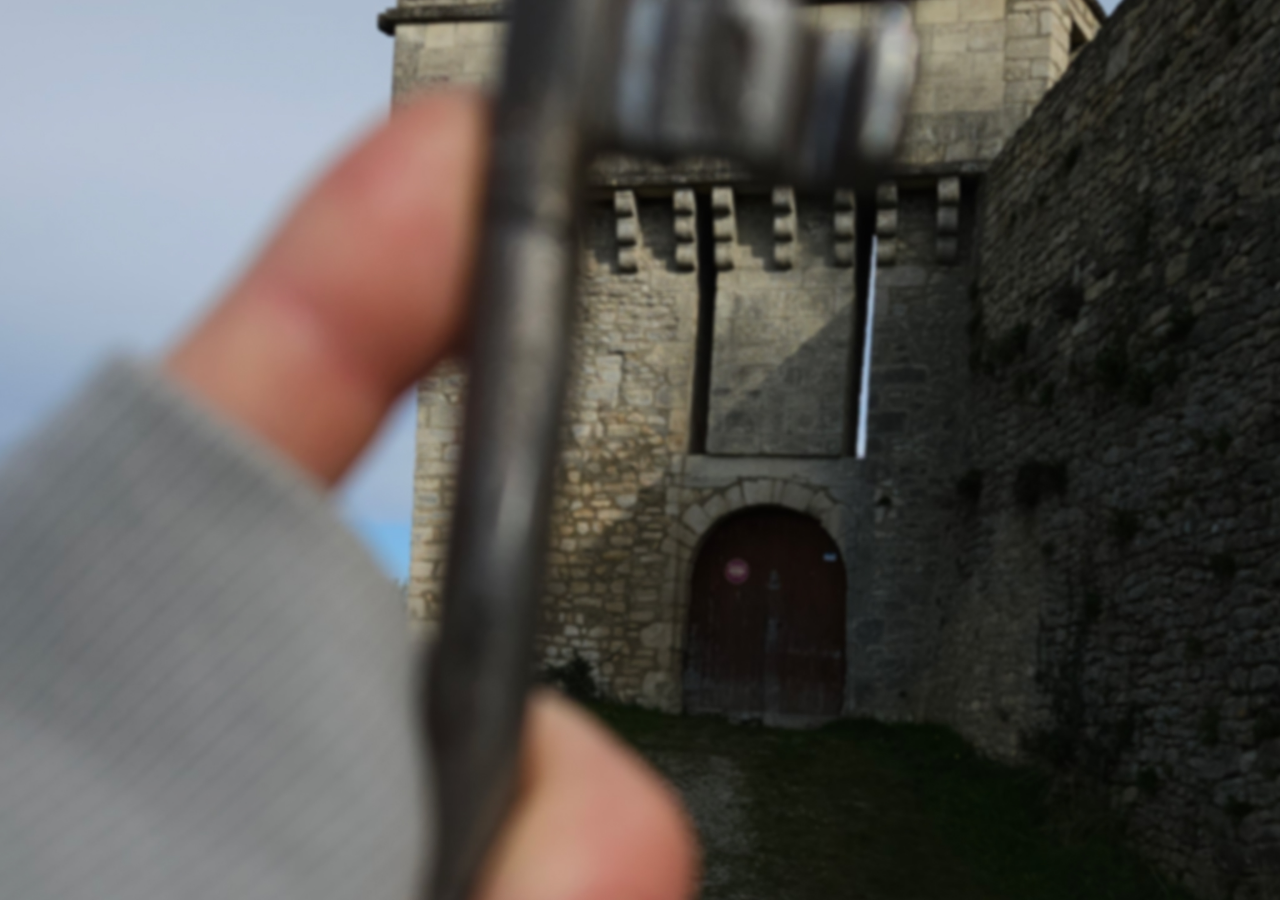
<file: index.html>
<!doctype html>
<html lang="en">
  <head>
    <meta charset="UTF-8" />
    <meta name="viewport" content="width=device-width, initial-scale=1.0" />
    <title>Château Wellbeing</title>
    <meta
      name="description"
      content="Château Wellbeing is a luxury retreat nested in a historic Provencal château on the Côte d’Azur, France. Led by Yale‑certified breath‑work master Merva Onur (PCC, 15‑year track record), we offer holistic and integrative well‑being through esoteric and exoteric techniques for mind, body, spirit and emotions, in collaboration with leading experts. Opening 2025."
    />
    <link rel="stylesheet" href="css/base.css" />
    <link rel="stylesheet" href="css/layout.css" />
    <link rel="stylesheet" href="css/index.css" />
    <link
      rel="preload"
      as="image"
      type="image/webp"
      href="assets/images/background-desktop.webp"
      imagesrcset="assets/images/background-mobile.webp 750w,
                   assets/images/background-tablet.webp 1366w,
                   assets/images/background-desktop.webp 2560w"
      imagesizes="100vw"
    />
  </head>
  <body>
    <div class="background" aria-hidden="true" role="presentation"></div>
    <h1 class="hero-heading fade-heading">Château Wellbeing</h1>
    <a href="about.html" class="nav-button fade-button" aria-label="About page"
      >Join →</a
    >
    <script src="js/app.js" defer></script>
  </body>
</html>
</file>
<file: css/base.css>
@font-face {
  font-family: Tangerine;
  src: url("../assets/fonts/Tangerine-Regular.woff2") format("woff2");
  font-weight: normal;
}

@font-face {
  font-family: Tangerine;
  src: url("../assets/fonts/Tangerine-Bold.woff2") format("woff2");
  font-weight: bold;
}

@font-face {
  font-family: Inter;
  src: url("../assets/fonts/Inter24pt-Regular.woff2") format("woff2");
  font-weight: normal;
  font-display: swap;
}

@font-face {
  font-family: Inter;
  src: url("../assets/fonts/Inter24pt-SemiBold.woff2") format("woff2");
  font-weight: 600;
  font-display: swap;
}

@font-face {
  font-family: Inter;
  src: url("../assets/fonts/Inter24pt-Bold.woff2") format("woff2");
  font-weight: bold;
  font-display: swap;
}

:root {
  --app-height: 100vh;
  --font-hero-heading: "Tangerine", serif;
  --font-body: "Inter", sans-serif;
  --font-size-hero-heading: clamp(56px, 5vw + 1rem, 96px);
  --font-size-nav: 16px;
  --font-size-paragraph: clamp(16px, 1.2vw + 0.5rem, 20px);
  --font-size-signature: 36px;
  --font-size-footer: 11px;
  --background-home-mobile: url("../assets/images/background-mobile.webp"); /* 750 x 1344 */
  --background-home-tablet: url("../assets/images/background-tablet.webp"); /* 1366 x 2048 */
  --background-home-desktop: url("../assets/images/background-desktop.webp"); /* 2560 x 1440 */
  --background-home: var(--background-home-mobile);
  --color-bg: #373831;
  --color-text: #e9e9e9;
  --color-highlight: #fff;
  --width-paragraph: 394px;
  --width-signature: 374px;
  --line-height-paragraph: 24px;
  --spacing-paragraph: var(--font-size-paragraph);
}

@keyframes fade-in {
  from {
    opacity: 0;
  }

  to {
    opacity: 1;
  }
}

@media (width >= 768px) {
  :root {
    --background-home: var(--background-home-tablet);
    --font-size-nav: 18px;
    --font-size-signature: 38px;
    --font-size-footer: 12px;
  }
}

@media (width >= 1440px) {
  :root {
    --background-home: var(--background-home-desktop);
    --font-size-nav: 24px;
    --font-size-signature: 38px;
    --font-size-footer: 12px;
  }
}
</file>
<file: css/layout.css>
* {
  margin: 0;
  padding: 0;
  box-sizing: border-box;
}

html,
body {
  height: 100%;
  width: 100%;
  font-family: var(--font-body);
  color: var(--color-text);
}
</file>
<file: css/index.css>
body {
  position: relative;
}

.fade-heading {
  opacity: 0;
  animation: fade-in 5s ease forwards;
  animation-delay: 0.2s;
}

.fade-button {
  opacity: 0;
  animation: fade-in 2s ease forwards;
  animation-delay: 1.5s;
}

.background {
  background: var(--background-home) no-repeat center center/cover;
  background-color: var(--color-bg);
  position: absolute;
  top: 0;
  left: 0;
  width: 100%;
  height: var(--app-height);
  z-index: -1;
}

.hero-heading {
  font-family: var(--font-hero-heading);
  font-weight: bold;
  font-size: var(--font-size-hero-heading);
  text-align: center;
  position: absolute;
  top: 50%;
  left: 50%;
  transform: translate(-50%, -50%);
  white-space: nowrap;
}

.nav-button {
  position: absolute;
  bottom: 20px;
  right: 30px;
  font-family: var(--font-body);
  font-weight: 600;
  font-size: var(--font-size-nav);
  text-decoration: none;
  color: var(--color-text);
}
</file>
